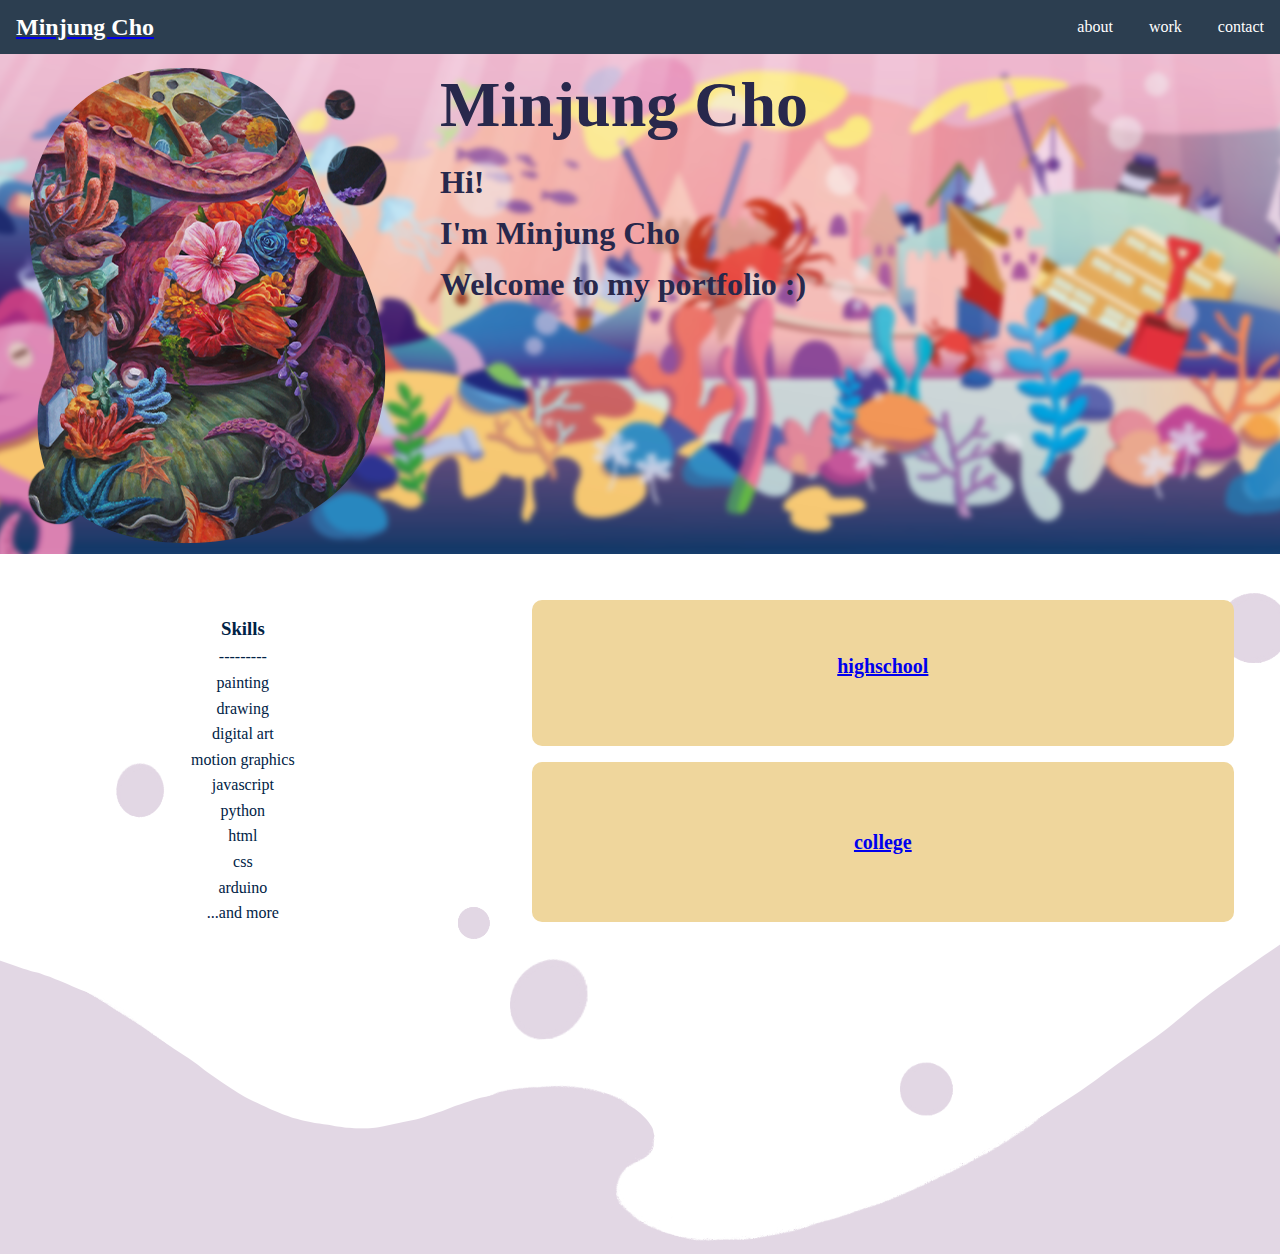
<file: index.html>
<!DOCTYPE >
<html lang="en">
  <head>
    <meta charset="UTF-8" />
    <meta http-equiv="X-UA-Compatible" content="IE=edge" />
    <meta name="viewport" content="width=device-width, initial-scale=1.0" />
    <title>Portfolio</title>
    <link rel="stylesheet" href="style.css" />
  </head>
  <body>
    <header>
      <nav>
        <div>
          <a href="index.html"><h1 class="logo">Minjung Cho</h1></a>
        </div>
        <ul class="menu">
          <li>
            <a href="about.html">about</a>
          </li>
          <li>
            <a>work</a>
            <ul class="submenu">
              <li>
                <a href="highschool/highschool.html">highschool</a>
                <!-- <ul class="submenu2">
                  <li><a href="#">AP </a></li>
                  <li><a href="#">Emotion</a></li>
                </ul> -->
              </li>
              <li>
                <a href="college/college.html">college</a>
                <ul class="submenu2">
                  <li><a href="college/Year 1.html">Year 1 </a></li>
                  <li><a href="college/Year 2.html">Year 2 </a></li>
                </ul>
              </li>
            </ul>
          </li>
          <li>
            <a>contact</a>
            <ul class="submenu">
              <li>
                <a href="https://www.instagram.com/yeobaek_blank/">Instagram</a>
              </li>
              <!-- <li><a href="#">Etc</a></li> -->
            </ul>
          </li>
        </ul>
      </nav>
    </header>

    <main>
      <style>
        img {
          float: left;
          margin-right: 40px;
        }
      </style>
      <div class="profile">
        <img
          src="images/profile.png"
          alt="profile"
          width="400px"
          height="500px"
        />
        <h1>Minjung Cho</h1>
        <h4>Hi!</h4>
        <h4>I'm Minjung Cho</h4>
        <h4>Welcome to my portfolio :)</h4>
      </div>

      <style>
        div {
          clear: left;
        }
      </style>

      <div class="container">
        <div class="item" id="font">
          <h3>Skills</h3>
          <ul>
            <li>---------</li>
            <li>painting</li>
            <li>drawing</li>
            <li>digital art</li>
            <li>motion graphics</li>
            <li>javascript</li>
            <li>python</li>
            <li>html</li>
            <li>css</li>
            <li>arduino</li>
            <li>...and more</li>
          </ul>
        </div>
        <!-- <dl>
            <dt>skill1</dt>
            <dt>skill2</dt>
            <dt>skill3</dt>
          </dl> -->
        <!-- </div> -->

        <div class="item">
          <div class="item">
            <section id="highschool">
              <a href="highschool/highschool.html"><h2>highschool</h2></a>
            </section>
          </div>

          <div class="item">
            <section id="college">
              <a href="college/college.html"><h2>college</h2></a>
            </section>
          </div>
        </div>
      </div>
    </main>
  </body>
</html>
</file>
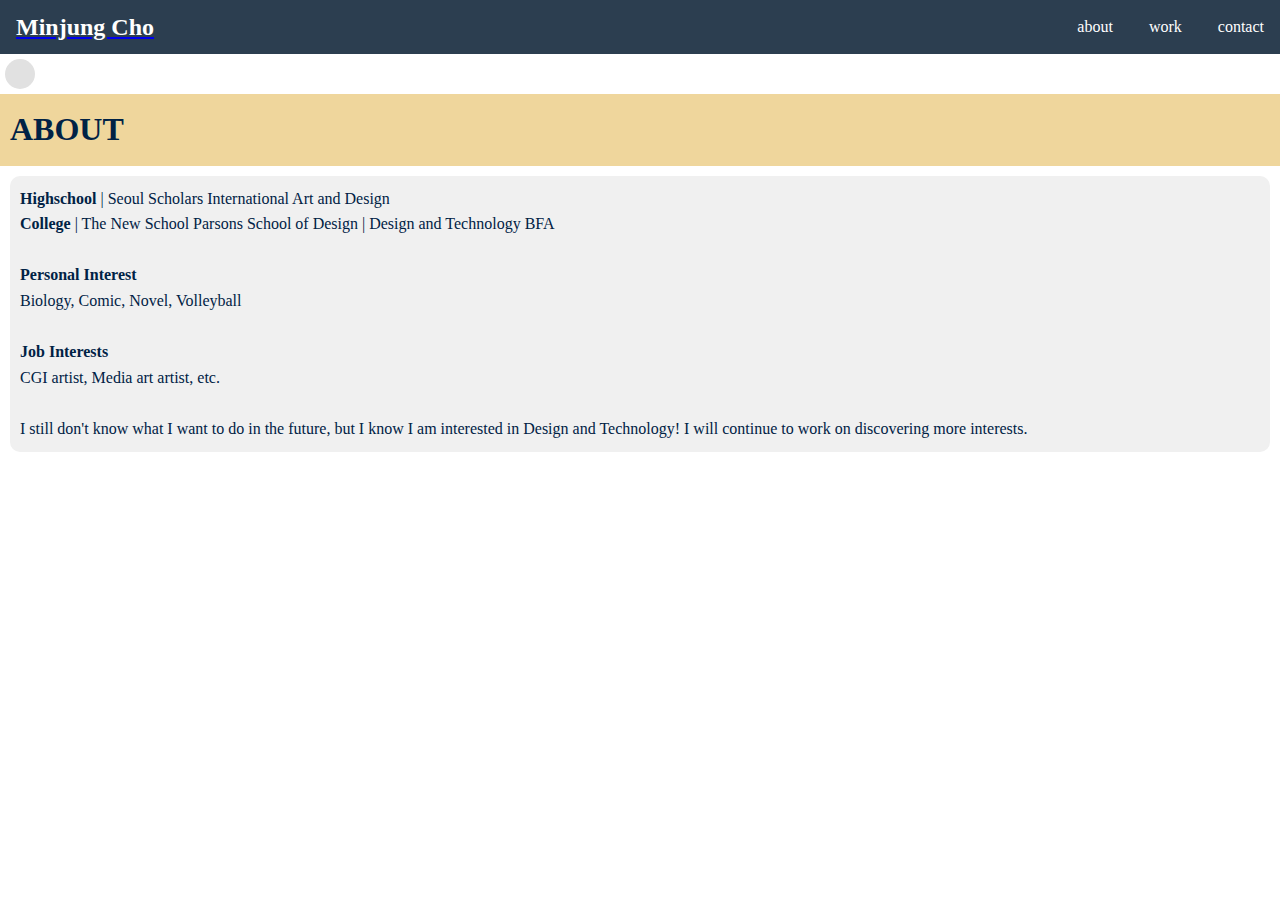
<file: about.html>
<!DOCTYPE >
<html lang="en">
  <head>
    <meta charset="UTF-8" />
    <meta http-equiv="X-UA-Compatible" content="IE=edge" />
    <meta name="viewport" content="width=device-width, initial-scale=1.0" />
    <title>Portfolio</title>
    <link rel="stylesheet" href="style.css" />

    <link
      rel="stylesheet"
      href="https://cdnjs.cloudflare.com/ajax/libs/font-awesome/6.7.1/css/all.min.css"
      integrity="sha512-5Hs3dF2AEPkpNAR7UiOHba+lRSJNeM2ECkwxUIxC1Q/FLycGTbNapWXB4tP889k5T5Ju8fs4b1P5z/iB4nMfSQ=="
      crossorigin="anonymous"
      referrerpolicy="no-referrer"
    />
  </head>

  <body>
    <header>
      <nav>
        <div>
          <a href="index.html"><h1 class="logo">Minjung Cho</h1></a>
        </div>
        <ul class="menu">
          <li>
            <a href="about.html">about</a>
          </li>
          <li>
            <a>work</a>
            <ul class="submenu">
              <li>
                <a href="highschool/highschool.html">highschool</a>
                <!-- <ul class="submenu2">
                    <li><a href="#">AP </a></li>
                    <li><a href="#">Emotion</a></li>
                  </ul> -->
              </li>
              <li>
                <a href="college/college.html">college</a>
                <ul class="submenu2">
                  <li><a href="college/Year 1.html">Year 1 </a></li>
                  <li><a href="college/Year 2..html">Year 2 </a></li>
                </ul>
              </li>
            </ul>
          </li>
          <li>
            <a>contact</a>
            <ul class="submenu">
              <li>
                <a href="https://www.instagram.com/yeobaek_blank/">Instagram</a>
              </li>
              <!-- <li><a href="#">Etc</a></li> -->
            </ul>
          </li>
        </ul>
      </nav>
    </header>

    <main class="wave">
      <button>
        <a href="index.html"><i class="fa-solid fa-arrow-left"></i></a>
      </button>

      <h1 class="about">ABOUT</h1>
      <div class="info">
        <p>
          <b>Highschool</b> | Seoul Scholars International Art and Design
          <br /><b>College</b>
          | The New School Parsons School of Design | Design and Technology BFA
        </p>
        <p>
          <br /><b>Personal Interest</b>
          <br />
          Biology, Comic, Novel, Volleyball
        </p>
        <p>
          <br /><b>Job Interests</b> <br />CGI artist, Media art artist, etc.
        </p>
        <br />
        <p>
          I still don't know what I want to do in the future, but I know I am
          interested in Design and Technology! I will continue to work on
          discovering more interests.
        </p>
      </div>
    </main>
  </body>
</html>
</file>
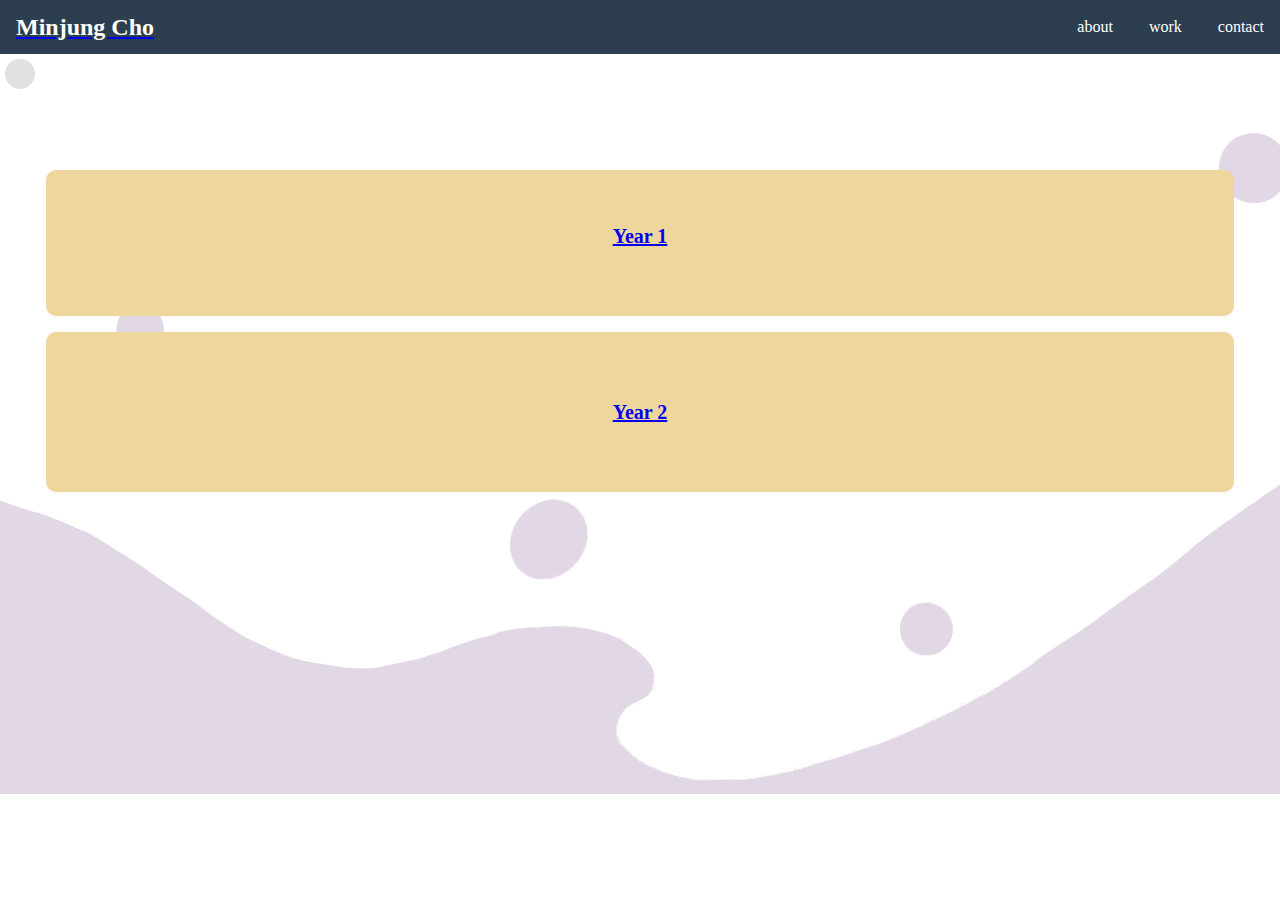
<file: college/college.html>
<!DOCTYPE >
<html lang="en">
  <head>
    <meta charset="UTF-8" />
    <meta http-equiv="X-UA-Compatible" content="IE=edge" />
    <meta name="viewport" content="width=device-width, initial-scale=1.0" />
    <title>Portfolio</title>
    <link rel="stylesheet" href="../style.css" />

    <link
      rel="stylesheet"
      href="https://cdnjs.cloudflare.com/ajax/libs/font-awesome/6.7.1/css/all.min.css"
      integrity="sha512-5Hs3dF2AEPkpNAR7UiOHba+lRSJNeM2ECkwxUIxC1Q/FLycGTbNapWXB4tP889k5T5Ju8fs4b1P5z/iB4nMfSQ=="
      crossorigin="anonymous"
      referrerpolicy="no-referrer"
    />
  </head>

  <body>
    <header>
      <nav>
        <div>
          <a href="../index.html"><h1 class="logo">Minjung Cho</h1></a>
        </div>
        <ul class="menu">
          <li>
            <a href="../about.html">about</a>
          </li>
          <li>
            <a>work</a>
            <ul class="submenu">
              <li>
                <a href="../highschool/highschool.html">highschool</a>
                <!-- <ul class="submenu2">
                  <li><a href="#">AP </a></li>
                  <li><a href="#">Emotion</a></li>
                </ul> -->
              </li>
              <li>
                <a href="college.html">college</a>
                <ul class="submenu2">
                  <li><a href="Year 1.html">Year 1 </a></li>
                  <li><a href="Year 2.html">Year 2 </a></li>
                </ul>
              </li>
            </ul>
          </li>
          <li>
            <a>contact</a>
            <ul class="submenu">
              <li>
                <a href="https://www.instagram.com/yeobaek_blank/">Instagram</a>
              </li>
              <!-- <li><a href="#">Etc</a></li> -->
            </ul>
          </li>
        </ul>
      </nav>
    </header>

    <main>
      <button>
        <a href="../index.html"><i class="fa-solid fa-arrow-left"></i></a>
      </button>
      <div class="container">
        <div class="item">
          <div class="item">
            <section id="Year 1">
              <a href="../college/Year 1.html"><h2>Year 1</h2></a>
            </section>
          </div>

          <div class="item">
            <section id="Year 2">
              <a href="../college/Year 2.html"><h2>Year 2</h2></a>
            </section>
          </div>
        </div>
      </div>
    </main>
  </body>
</html>
</file>
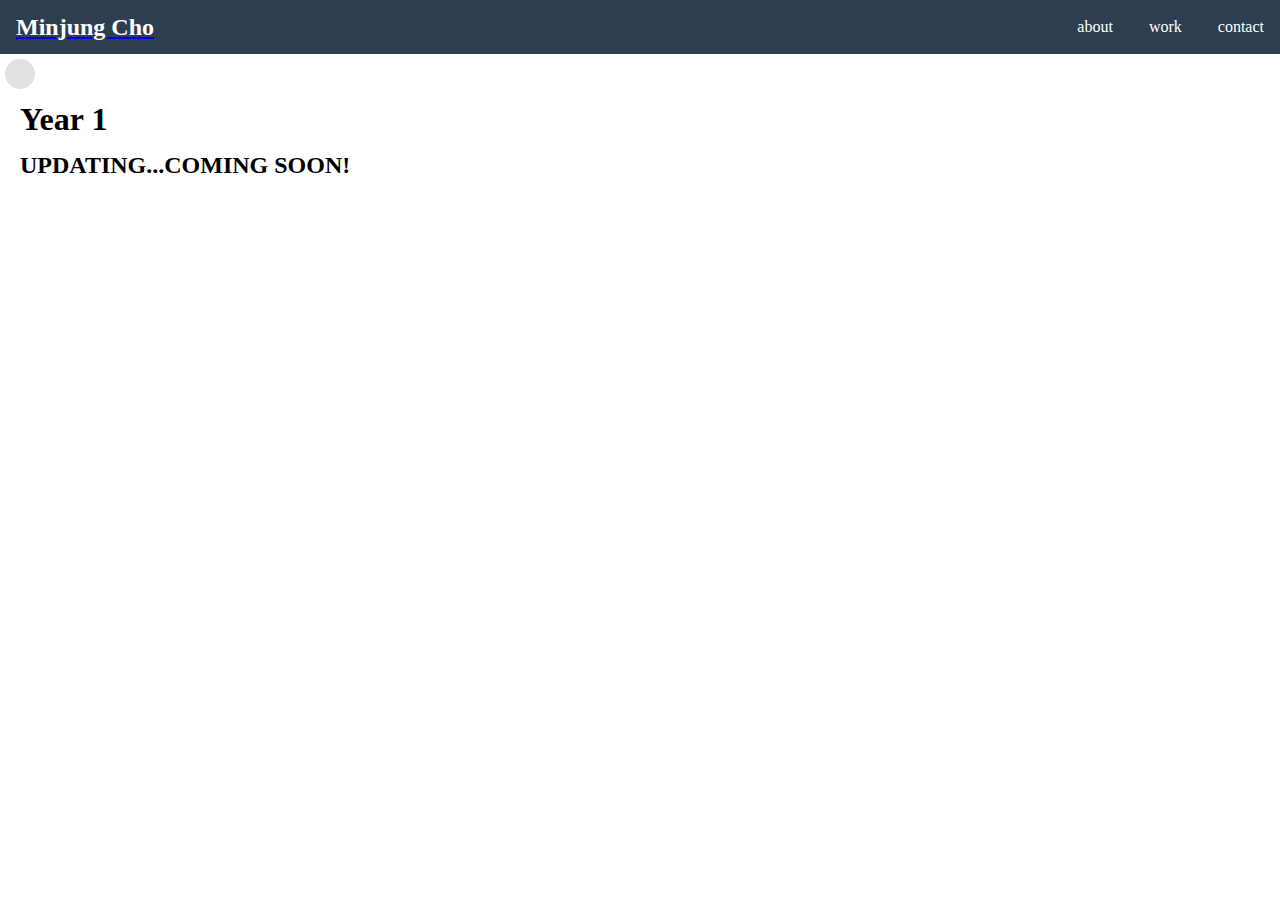
<file: college/Year 1.html>
<!DOCTYPE >
<html lang="en">
  <head>
    <meta charset="UTF-8" />
    <meta http-equiv="X-UA-Compatible" content="IE=edge" />
    <meta name="viewport" content="width=device-width, initial-scale=1.0" />
    <title>Portfolio</title>
    <link rel="stylesheet" href="../style.css" />

    <link
      rel="stylesheet"
      href="https://cdnjs.cloudflare.com/ajax/libs/font-awesome/6.7.1/css/all.min.css"
      integrity="sha512-5Hs3dF2AEPkpNAR7UiOHba+lRSJNeM2ECkwxUIxC1Q/FLycGTbNapWXB4tP889k5T5Ju8fs4b1P5z/iB4nMfSQ=="
      crossorigin="anonymous"
      referrerpolicy="no-referrer"
    />
  </head>

  <body>
    <header>
      <nav>
        <div>
          <a href="../index.html"><h1 class="logo">Minjung Cho</h1></a>
        </div>
        <ul class="menu">
          <li>
            <a href="../about.html">about</a>
          </li>
          <li>
            <a>work</a>
            <ul class="submenu">
              <li>
                <a href="../highschool/highschool.html">highschool</a>
                <!-- <ul class="submenu2">
                  <li><a href="#">AP </a></li>
                  <li><a href="#">Emotion</a></li>
                </ul> -->
              </li>
              <li>
                <a href="../college/college.html">college</a>
                <ul class="submenu2">
                  <li><a href="../college/Year 1.html">Year 1 </a></li>
                  <li><a href="../college/Year 2.html">Year 2 </a></li>
                </ul>
              </li>
            </ul>
          </li>
          <li>
            <a>contact</a>
            <ul class="submenu">
              <li>
                <a href="https://www.instagram.com/yeobaek_blank/">Instagram</a>
              </li>
              <!-- <li><a href="#">Etc</a></li> -->
            </ul>
          </li>
        </ul>
      </nav>
    </header>
  </body>
</html>

<body>
  <button>
    <a href="../college/college.html"><i class="fa-solid fa-arrow-left"></i></a>
  </button>
  <div class="wave space">
    <h1>Year 1</h1>
    <h2>UPDATING...COMING SOON!</h2>
  </div>
</body>
</file>
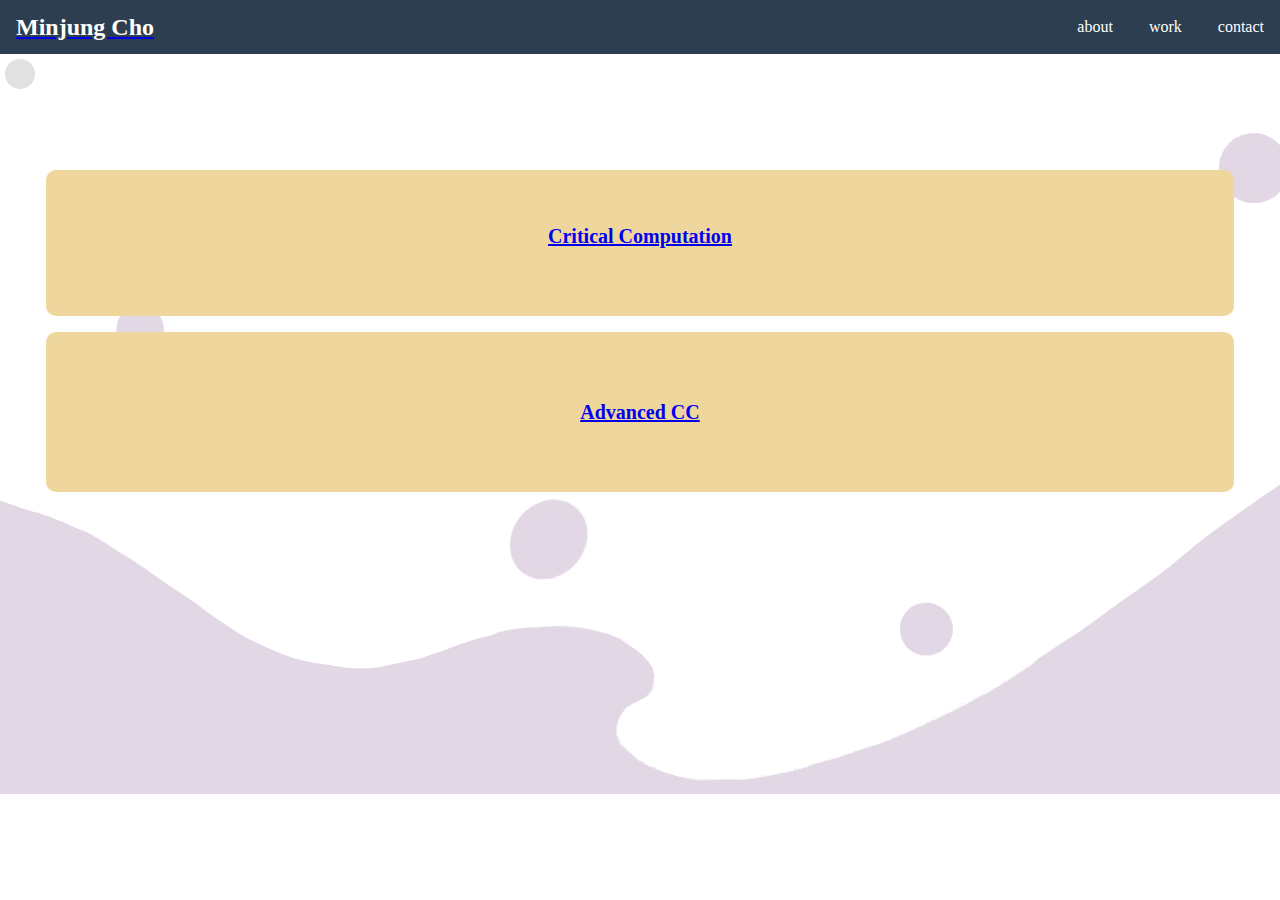
<file: college/Year 2.html>
<!DOCTYPE >
<html lang="en">
  <head>
    <meta charset="UTF-8" />
    <meta http-equiv="X-UA-Compatible" content="IE=edge" />
    <meta name="viewport" content="width=device-width, initial-scale=1.0" />
    <title>Portfolio</title>
    <link rel="stylesheet" href="../style.css" />

    <link
      rel="stylesheet"
      href="https://cdnjs.cloudflare.com/ajax/libs/font-awesome/6.7.1/css/all.min.css"
      integrity="sha512-5Hs3dF2AEPkpNAR7UiOHba+lRSJNeM2ECkwxUIxC1Q/FLycGTbNapWXB4tP889k5T5Ju8fs4b1P5z/iB4nMfSQ=="
      crossorigin="anonymous"
      referrerpolicy="no-referrer"
    />
  </head>

  <body>
    <header>
      <nav>
        <div>
          <a href="../index.html"><h1 class="logo">Minjung Cho</h1></a>
        </div>
        <ul class="menu">
          <li>
            <a href="../about.html">about</a>
          </li>
          <li>
            <a>work</a>
            <ul class="submenu">
              <li>
                <a href="../highschool/highschool.html">highschool</a>
                <!-- <ul class="submenu2">
                  <li><a href="#">AP </a></li>
                  <li><a href="#">Emotion</a></li>
                </ul> -->
              </li>
              <li>
                <a href="college.html">college</a>
                <ul class="submenu2">
                  <li><a href="Year 1.html">Year 1 </a></li>
                  <li><a href="Year 2.html">Year 2 </a></li>
                </ul>
              </li>
            </ul>
          </li>
          <li>
            <a>contact</a>
            <ul class="submenu">
              <li>
                <a href="https://www.instagram.com/yeobaek_blank/">Instagram</a>
              </li>
              <!-- <li><a href="#">Etc</a></li> -->
            </ul>
          </li>
        </ul>
      </nav>
    </header>

    <main>
      <button>
        <a href="college.html"><i class="fa-solid fa-arrow-left"></i></a>
      </button>
      <div class="container">
        <div class="item">
          <div class="item">
            <section id="Critical Computation">
              <a href="Critical Computation/critical computation.html"
                ><h2>Critical Computation</h2></a
              >
            </section>
          </div>

          <div class="item">
            <section id="Advanced CC">
              <a href="Advanced CC/advanced cc.html"><h2>Advanced CC</h2></a>
            </section>
          </div>
        </div>
      </div>
    </main>
  </body>
</html>
</file>
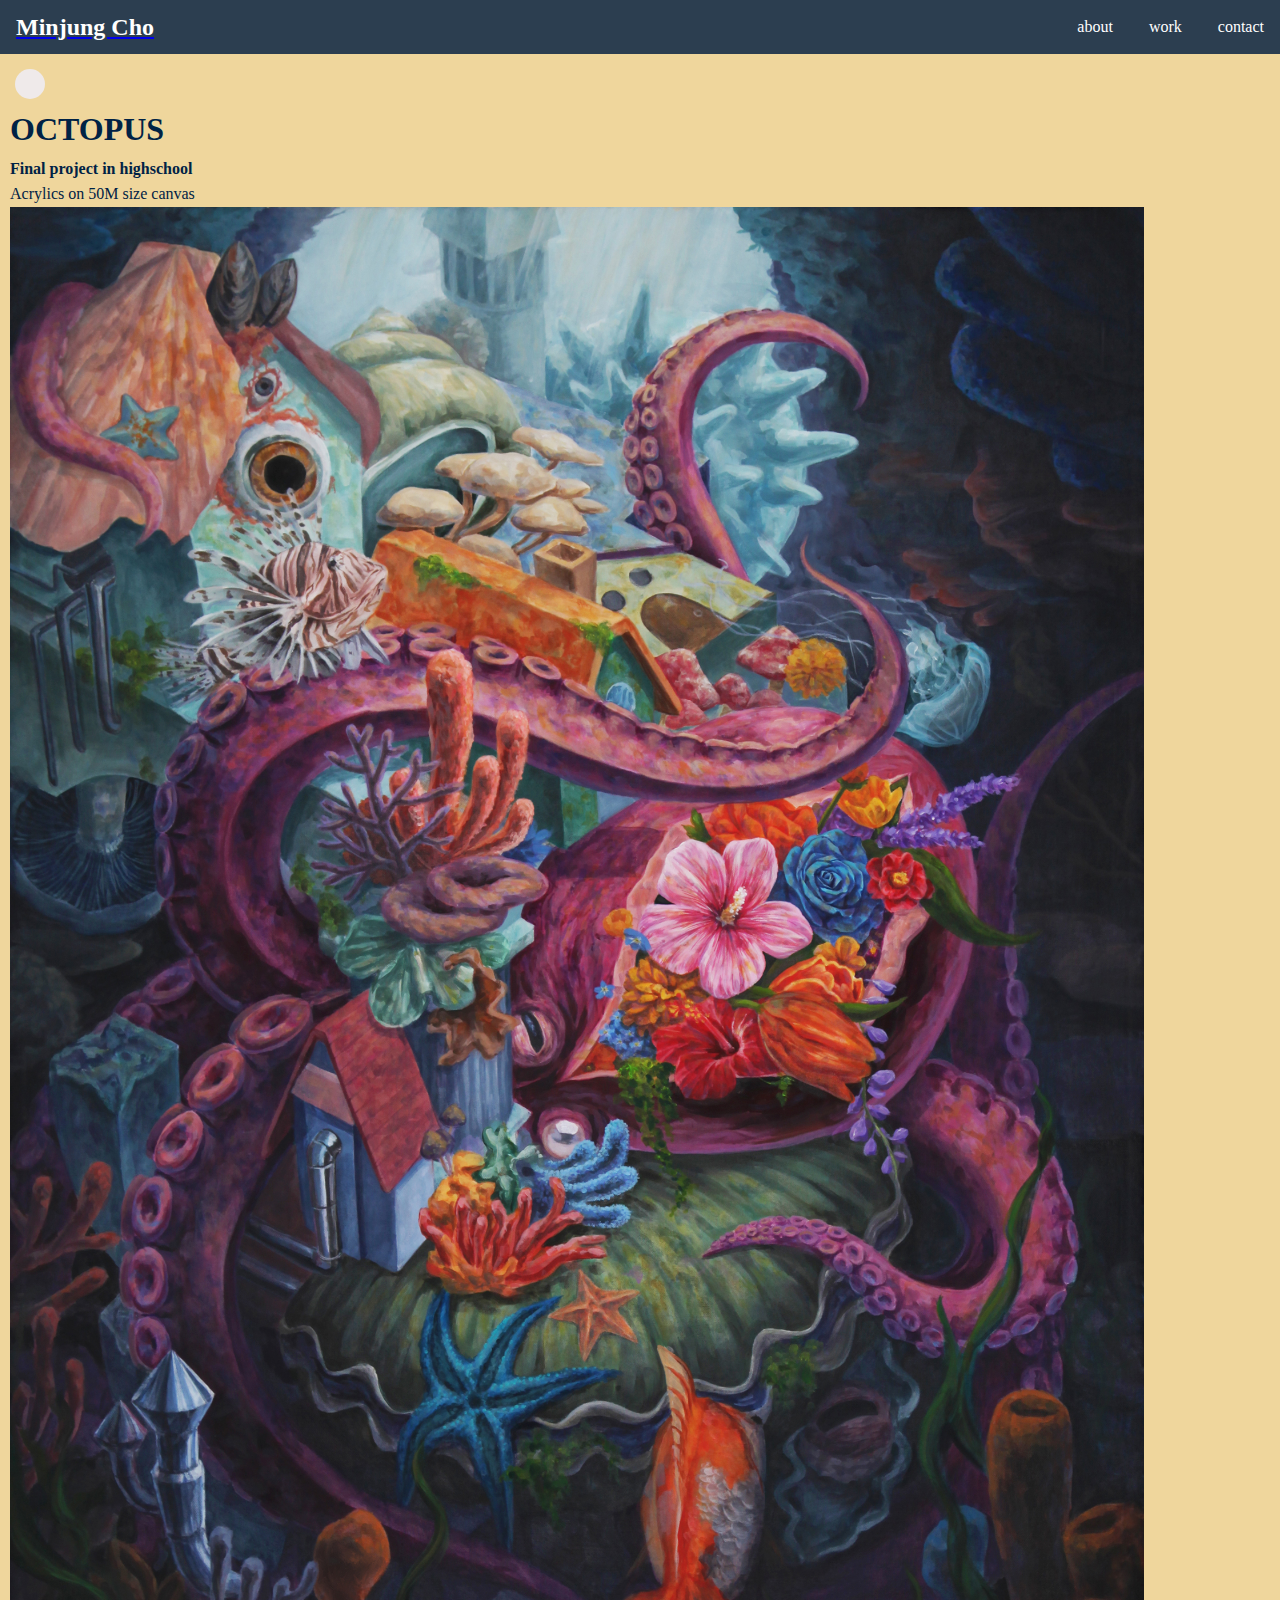
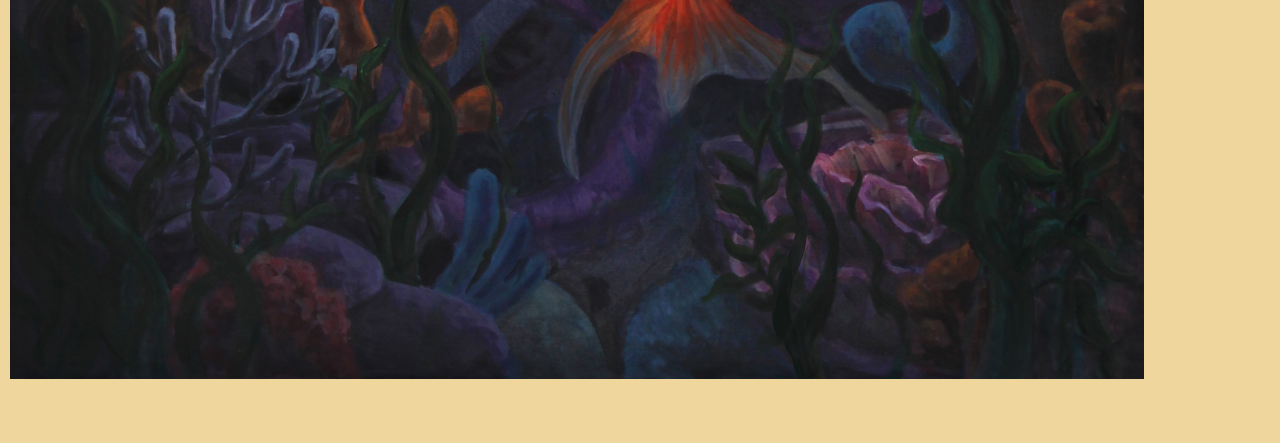
<file: highschool/highschool.html>
<!DOCTYPE >
<html lang="en">
  <head>
    <meta charset="UTF-8" />
    <meta http-equiv="X-UA-Compatible" content="IE=edge" />
    <meta name="viewport" content="width=device-width, initial-scale=1.0" />
    <title>Portfolio</title>
    <link rel="stylesheet" href="../style.css" />

    <link
      rel="stylesheet"
      href="https://cdnjs.cloudflare.com/ajax/libs/font-awesome/6.7.1/css/all.min.css"
      integrity="sha512-5Hs3dF2AEPkpNAR7UiOHba+lRSJNeM2ECkwxUIxC1Q/FLycGTbNapWXB4tP889k5T5Ju8fs4b1P5z/iB4nMfSQ=="
      crossorigin="anonymous"
      referrerpolicy="no-referrer"
    />
  </head>

  <body>
    <header>
      <nav>
        <div>
          <a href="../index.html"><h1 class="logo">Minjung Cho</h1></a>
        </div>
        <ul class="menu">
          <li>
            <a href="../about.html">about</a>
          </li>
          <li>
            <a>work</a>
            <ul class="submenu">
              <li>
                <a href="highschool.html">highschool</a>
                <!-- <ul class="submenu2">
                  <li><a href="#">AP </a></li>
                  <li><a href="#">Emotion</a></li>
                </ul> -->
              </li>
              <li>
                <a href="../college/college.html">college</a>
                <ul class="submenu2">
                  <li><a href="../college/Year 1.html">Year 1 </a></li>
                  <li><a href="../college/Year 2.html">Year 2 </a></li>
                </ul>
              </li>
            </ul>
          </li>
          <li>
            <a>contact</a>
            <ul class="submenu">
              <li>
                <a href="https://www.instagram.com/yeobaek_blank/">Instagram</a>
              </li>
              <!-- <li><a href="#">Etc</a></li> -->
            </ul>
          </li>
        </ul>
      </nav>
    </header>

    <main class="about">
      <button class="button_2">
        <a href="../index.html"><i class="fa-solid fa-arrow-left"></i></a>
      </button>
      <h1>OCTOPUS</h1>
      <p>
        <b>Final project in highschool</b>
        <br />Acrylics on 50M size canvas
      </p>
      <style>
        img {
          width: 90%;
          height: 90%;
        }
      </style>
      <img src="../images/octopus_submission.jpg" alt="octopus" />
    </main>
  </body>
</html>
</file>
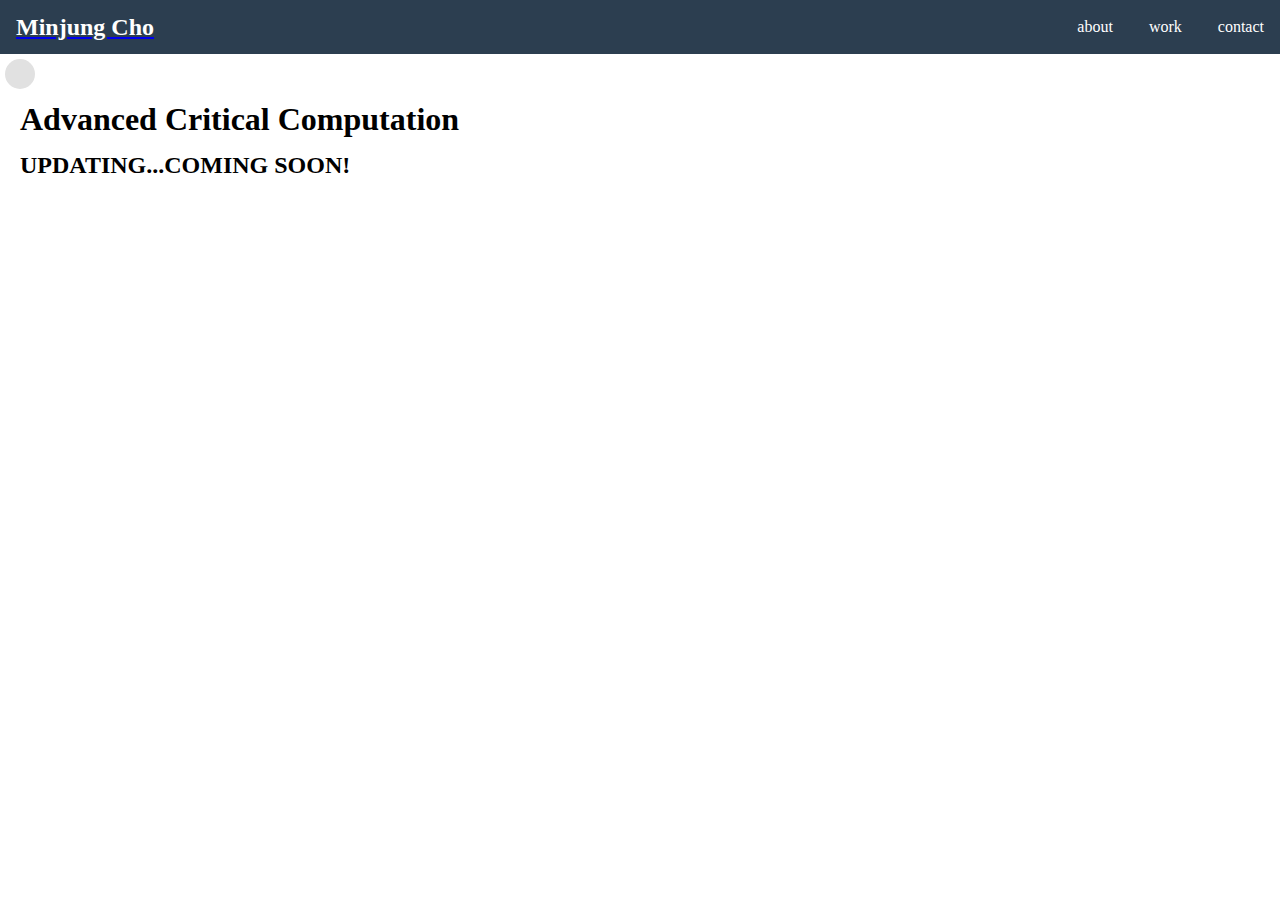
<file: college/Advanced CC/advanced cc.html>
<!DOCTYPE >
<html lang="en">
  <head>
    <meta charset="UTF-8" />
    <meta http-equiv="X-UA-Compatible" content="IE=edge" />
    <meta name="viewport" content="width=device-width, initial-scale=1.0" />
    <title>Portfolio</title>
    <link rel="stylesheet" href="../../style.css" />

    <link
      rel="stylesheet"
      href="https://cdnjs.cloudflare.com/ajax/libs/font-awesome/6.7.1/css/all.min.css"
      integrity="sha512-5Hs3dF2AEPkpNAR7UiOHba+lRSJNeM2ECkwxUIxC1Q/FLycGTbNapWXB4tP889k5T5Ju8fs4b1P5z/iB4nMfSQ=="
      crossorigin="anonymous"
      referrerpolicy="no-referrer"
    />
  </head>

  <body>
    <header>
      <nav>
        <div>
          <a href="../../index.html"><h1 class="logo">Minjung Cho</h1></a>
        </div>
        <ul class="menu">
          <li>
            <a href="../../about.html">about</a>
          </li>
          <li>
            <a>work</a>
            <ul class="submenu">
              <li>
                <a href="../../highschool/highschool.html">highschool</a>
                <!-- <ul class="submenu2">
                  <li><a href="#">AP </a></li>
                  <li><a href="#">Emotion</a></li>
                </ul> -->
              </li>
              <li>
                <a href="../../college/college.html">college</a>
                <ul class="submenu2">
                  <li><a href="../../college/Year 1.html">Year 1 </a></li>
                  <li><a href="../../college/Year 2.html">Year 2 </a></li>
                </ul>
              </li>
            </ul>
          </li>
          <li>
            <a>contact</a>
            <ul class="submenu">
              <li>
                <a href="https://www.instagram.com/yeobaek_blank/">Instagram</a>
              </li>
              <!-- <li><a href="#">Etc</a></li> -->
            </ul>
          </li>
        </ul>
      </nav>
    </header>
  </body>
</html>

<body>
  <button>
    <a href="../Year 2.html"><i class="fa-solid fa-arrow-left"></i></a>
  </button>
  <div class="wave space">
    <h1>Advanced Critical Computation</h1>
    <h2>UPDATING...COMING SOON!</h2>
  </div>
</body>
</file>
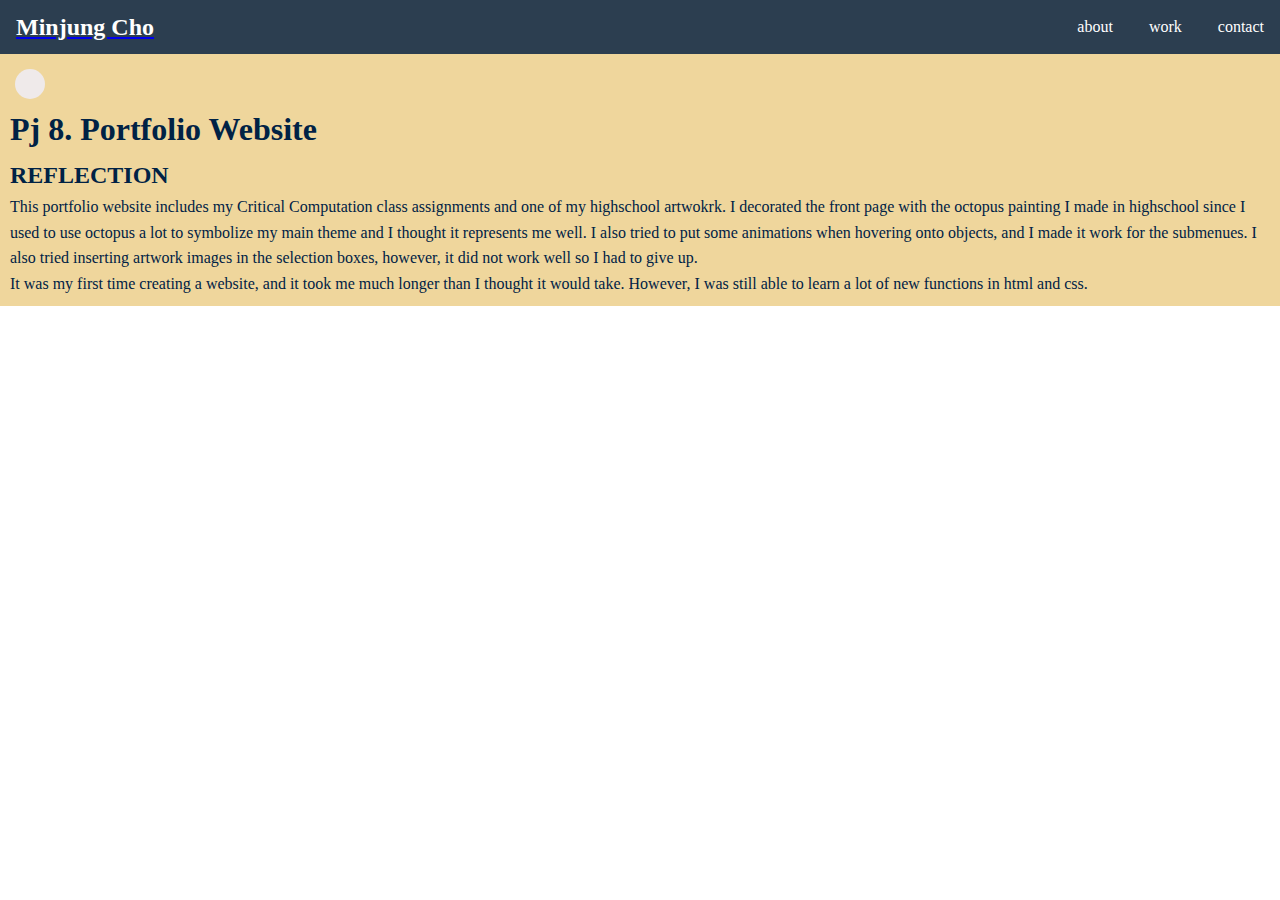
<file: college/Critical Computation/CC_8.html>
<!DOCTYPE >
<html lang="en">
  <head>
    <meta charset="UTF-8" />
    <meta http-equiv="X-UA-Compatible" content="IE=edge" />
    <meta name="viewport" content="width=device-width, initial-scale=1.0" />
    <title>Portfolio</title>
    <link rel="stylesheet" href="../../style.css" />

    <link
      rel="stylesheet"
      href="https://cdnjs.cloudflare.com/ajax/libs/font-awesome/6.7.1/css/all.min.css"
      integrity="sha512-5Hs3dF2AEPkpNAR7UiOHba+lRSJNeM2ECkwxUIxC1Q/FLycGTbNapWXB4tP889k5T5Ju8fs4b1P5z/iB4nMfSQ=="
      crossorigin="anonymous"
      referrerpolicy="no-referrer"
    />
  </head>

  <body>
    <header>
      <nav>
        <div>
          <a href="../../index.html"><h1 class="logo">Minjung Cho</h1></a>
        </div>
        <ul class="menu">
          <li>
            <a href="../../about.html">about</a>
          </li>
          <li>
            <a>work</a>
            <ul class="submenu">
              <li>
                <a href="../../highschool/highschool.html">highschool</a>
                <!-- <ul class="submenu2">
                  <li><a href="#">AP </a></li>
                  <li><a href="#">Emotion</a></li>
                </ul> -->
              </li>
              <li>
                <a href="../../college/college.html">college</a>
                <ul class="submenu2">
                  <li><a href="../../college/Year 1.html">Year 1 </a></li>
                  <li><a href="../../college/Year 2.html">Year 2 </a></li>
                </ul>
              </li>
            </ul>
          </li>
          <li>
            <a>contact</a>
            <ul class="submenu">
              <li>
                <a href="https://www.instagram.com/yeobaek_blank/">Instagram</a>
              </li>
              <!-- <li><a href="#">Etc</a></li> -->
            </ul>
          </li>
        </ul>
      </nav>
    </header>

    <main class="about">
      <button class="button_2">
        <a href="critical computation.html"
          ><i class="fa-solid fa-arrow-left"></i
        ></a>
      </button>
      <h1>Pj 8. Portfolio Website</h1>

      <h2>REFLECTION</h2>
      <p>
        This portfolio website includes my Critical Computation class
        assignments and one of my highschool artwokrk. I decorated the front
        page with the octopus painting I made in highschool since I used to use
        octopus a lot to symbolize my main theme and I thought it represents me
        well. I also tried to put some animations when hovering onto objects,
        and I made it work for the submenues. I also tried inserting artwork
        images in the selection boxes, however, it did not work well so I had to
        give up.
      </p>
      <p>
        It was my first time creating a website, and it took me much longer than
        I thought it would take. However, I was still able to learn a lot of new
        functions in html and css.
      </p>
    </main>
  </body>
</html>
</file>
<file: style.css>
html,
body {
  height: 100vh;
  display: flex;
  flex-direction: column;
}

* {
  margin: 0;
  padding: 0;
  box-sizing: border-box;
}

ul {
  list-style: none;
}

body {
  font-size: 1rem;
  line-height: 1.6;
  background-color: none;
}

.profile {
  width: 100%;
  height: 500px;
  background-image: url(images/background_6.png);
  background-repeat: no-repeat;
  font-size: 2rem;
  line-height: 1.6;
  color: #28284c;
}

header {
  background-color: #2c3e50;
  padding: 0;
}

nav {
  display: flex;
  justify-content: space-between;
  align-items: center;
}

.logo {
  font-size: 1.5rem;
  color: #fff;
  font-weight: 700;
  padding: 0.5rem 1rem;
}

.menu > li,
.menu > a {
  display: inline-block;
}

.menu li {
  position: relative;
}

.menu a {
  text-decoration: none;
  color: #fff;
  display: block;
  padding: 0.5rem 1rem;
  transition: background-color 0.22s ease, color 0.22s ease;
}

.menu a:hover {
  background-color: #f34949;
  color: #fff;
}

.submenu {
  position: absolute;
  background-color: #2c3e50;
  display: none;
}

.submenu2 {
  position: absolute;
  left: 100%;
  width: 140px;
  top: 0;
  background-color: #2c3e50;
  display: none;
}

.menu > li:hover .submenu {
  display: block;
  animation: slideup 0.3s ease;
}

.submenu li:hover > .submenu2 {
  display: block;
  animation: slideleft 0.3s ease;
}

@keyframes slideup {
  0% {
    opacity: 0;
    transform: translateY(18px);
  }
  100% {
    opacity: 1;
    transform: none;
  }
}

@keyframes slideleft {
  0% {
    opacity: 0;
    transform: translateX(18px);
  }
  100% {
    opacity: 1;
    transform: none;
  }
}

.item {
  padding: 4rem;
  margin: 1rem;
  color: #002245;
  background-color: #efd69c;
  font-size: 10pt;
  font-weight: 700;
  text-align: center;
  transition: all 0.2s ease-in-out;
  cursor: pointer;
  border: none;
  border-radius: 10px;
  flex-grow: 1;
  flex-shrink: 0;
}

#font {
  font-size: 12pt;
}

.container {
  width: 100%;
  height: 700px;
  background-image: url(images/background_wave.png);
  background-repeat: no-repeat;
  flex-flow: row nowrap;
  display: flex;
  flex-direction: row;
}

.container > div {
  background-color: transparent;
  margin: 10px;
  padding: 20px;
  font-size: 30px;
}

.item:nth-child(1) {
  padding-top: 50px;
  font-size: 10pt;
  font-weight: 100;
  flex-grow: 4;
}

.item:nth-child(2) {
  flex-grow: 6;
}

/* .item:nth-child(2):hover {
  border-color: red;
} */

#clear {
  clear: both;
}

button {
  width: 30px;
  height: 30px;
  border: none;
  padding: 0px;
  margin: 5px;
  background-color: #e1e1e1;
  border-radius: 50%;
  cursor: pointer;
}

.button_2 {
  width: 30px;
  height: 30px;
  border: none;
  padding: 0px;
  margin: 5px;
  background-color: #efeaea;
  border-radius: 50%;
  cursor: pointer;
}

/* .backgroundimg {
  width: 100%;
  height: 700px;
  background-image: url(images/background_wave.png);
  background-repeat: no-repeat;
} */

.flex-container {
  display: flex;
  flex-flow: row wrap;
  background-color: none;
}

.flex-container > div {
  background-color: #efd69c;
  margin: 10px;
  padding: 20px;
  font-size: 30px;
  border-radius: 10px;
}

.about {
  background-color: #efd69c;
  color: #002245;
  padding: 10px;
}

.info {
  background-color: #f0f0f0;
  color: #002245;
  width: auto;
  padding: 10px;
  border-radius: 10px;
  margin: 10px;
}

/* https://dev.to/stretch0/a-grid-layout-with-responsive-squares-59c6 */
.square-container {
  display: grid;
  grid-template-columns: 30% 30% 30%;
  grid-template-rows: 30% 30% 30%;
  grid-gap: 15px;
  padding: 20px;
}

.square {
  position: relative;
  border: none;
  box-sizing: border-box;
}

.square::before {
  content: "";
  display: block;
  padding-top: 100%;
}

.square .content {
  position: absolute;
  top: 0;
  left: 0;
  height: 100%;
  width: 100%;
}

.square:hover {
  opacity: 50%;
  scale: 1.05;
  transition: all 0.2s ease-in-out;
}

.wave {
  width: 100%;
  height: 100%;
  background-image: url(images/background_wave.png);
  background-repeat: no-repeat;
}

.space {
  padding: 0px 20px 0px 20px;
}

/* https://www.geeksforgeeks.org/how-to-place-text-on-image-using-html-and-css/ */
.gfg {
  position: relative;
  width: 100%;
  text-align: center;
}

.text-container {
  position: absolute;
  color: white;
  font-size: 17pt;
  left: 50%;
  top: 50%;
  transform: translate(-50%, -50%);
  padding: 0.5rem;
  text-align: center;
}

canvas {
  display: flex;
  justify-content: center;
  align-items: center;
  flex-wrap: wrap;
  margin-left: auto;
  margin-right: auto;
  padding: 10px;
}

iframe {
  display: flex;
  justify-content: center;
  align-items: center;
  flex-wrap: wrap;
  margin-left: auto;
  margin-right: auto;
  padding: 10px;
}
</file>
